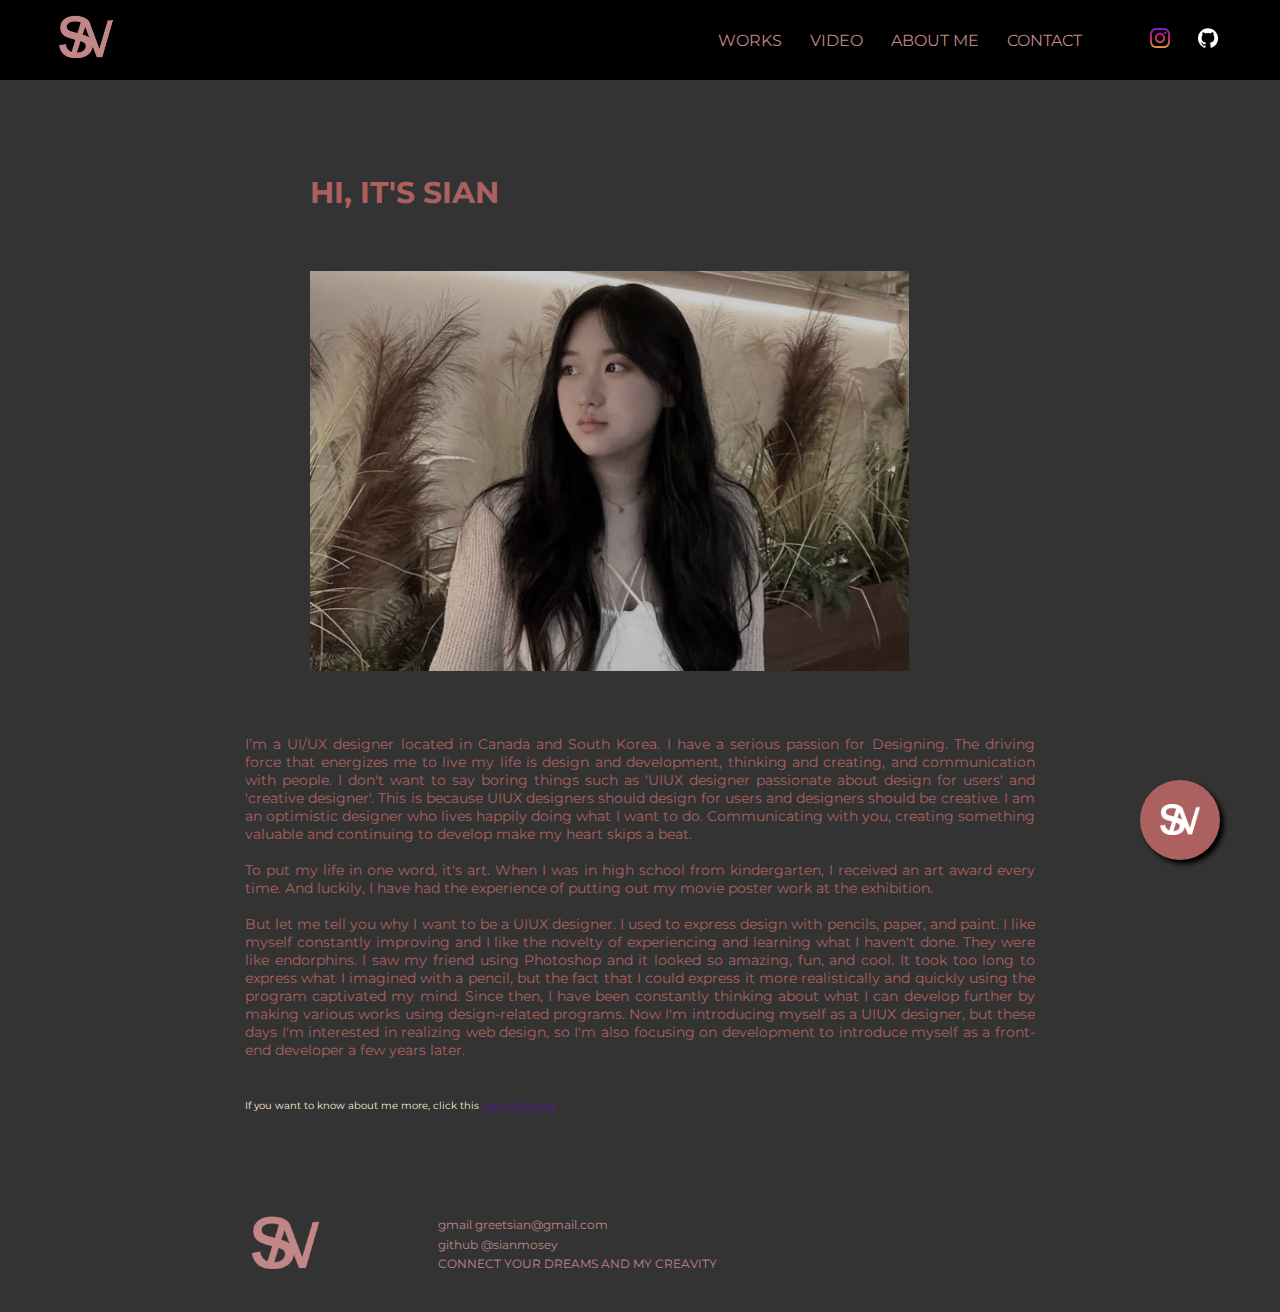
<file: aboutsian.html>
<!DOCTYPE html>
<html lang="en">
<head>
  <meta charset="UTF-8">
  <meta http-equiv="X-UA-Compatible" content="IE=edge">
  <meta name="viewport" content="width=device-width, initial-scale=1.0">
  <title>Sian Kim</title>

    <link href="https://fonts.googleapis.com/css2?family=Montserrat:wght@100;400;700&display=swap" rel="stylesheet">
    <link rel="stylesheet" type="text/css" href="css/about.css" href="photo.js">

</head>
<body>

  <header>
    <div class="logo">
      <a href="index.html"> <img src="img/logo for portfolio copy.png" style="width:80px;"></a>
    </div>
    
    <ul class="nav">
            <!-- <li><a href="#">HOME</a></li> -->
            <li><a href="index.html">WORKS</a></li>
            <li><a href="videopage.html">VIDEO</a></li>
            <li><a href="aboutsian.html">ABOUT ME</a></li>
            <li><a href="contactus.html">CONTACT</a></li>
            <!--<li><a href="#">혜택</a></li> -->
    </ul>

    <ul class="menu">
      <li><a href="https://www.instagram.com/user1046836147290/"><img src="img/instagram-svgrepo-com.svg" style="width:20px;"></a></li>
      <li><a href="https://github.com/sianmosey/"><img src="img/github-svgrepo-com.svg" style="width:20px;"></a></li>
    </ul>

  </header>


<!-- /*-----------------------------------배너--------------------------------------*/ -->


<div id="content">
  <h1>HI, IT'S SIAN</h1>

  <div class="banner">
    <div id="background">
      <picture><img class="mypic" src="img/sianpic.jpg"></picture>
    </div>
  </div>

  <div id="container">
    <div class="desc">
      I’m a UI/UX designer located in Canada and South Korea. I have a serious passion for Designing. 
      The driving force that energizes me to live my life is design and development, thinking and creating,
       and communication with people. 
      
      I don't want to say boring things such as 'UIUX designer passionate about design for users' 
      and 'creative designer'. This is because UIUX designers should design for users and designers should be creative. 
      
      I am an optimistic designer who lives happily doing what I want to do. Communicating with you, creating something valuable and continuing to develop make my heart skips a beat.
      <br>
      <br>
      To put my life in one word, it's art. When I was in high school from kindergarten, I received an art award every time. And luckily, I have had the experience of putting out my movie poster work at the exhibition. 
<br>
<br>
But let me tell you why I want to be a UIUX designer.
I used to express design with pencils, paper, and paint. 
I like myself constantly improving and I like the novelty of experiencing and learning what I haven't done. They were like endorphins. 

I saw my friend using Photoshop and it looked so amazing, fun, and cool. 
It took too long to express what I imagined with a pencil, but the fact that I could express it more realistically and quickly using the program captivated my mind.

Since then, I have been constantly thinking about what I can develop further by making various works using design-related programs. 

Now I'm introducing myself as a UIUX designer, but these days I'm interested in realizing web design, so I'm also focusing on development to introduce myself as a front-end developer a few years later.
    </div>
    <div class="resume">If you want to know about me more, click this <a href="">Sian's Resume</a></div>
  </div>
</div>

  <!-- /*-----------------------------------footer-------------------------------------*/ -->
  <div class="section">
<footer>
  <img src="img/logo for portfolio copy.png" style="width:100px;">
    <p>gmail greetsian@gmail.com<br>
    github @sianmosey<br>
    CONNECT YOUR DREAMS AND MY CREAVITY<br>
</footer>
  </div>



  <!-- /*-----------------------------------플로팅버튼-------------------------------------*/ -->

<a href="contactus.html" class="float">
<i class="fa fa-envelope my-float"><img src="img/logo for portfolio(2) copy.png" style="width:40px;"></i>
</a>
<div class="label-container">
<div class="label-text">Let's Make Something Special</div>
<i class="fa fa-play label-arrow"></i>
</div>






<script  src="js/main.js"></script>
</body>
</html>
</file>
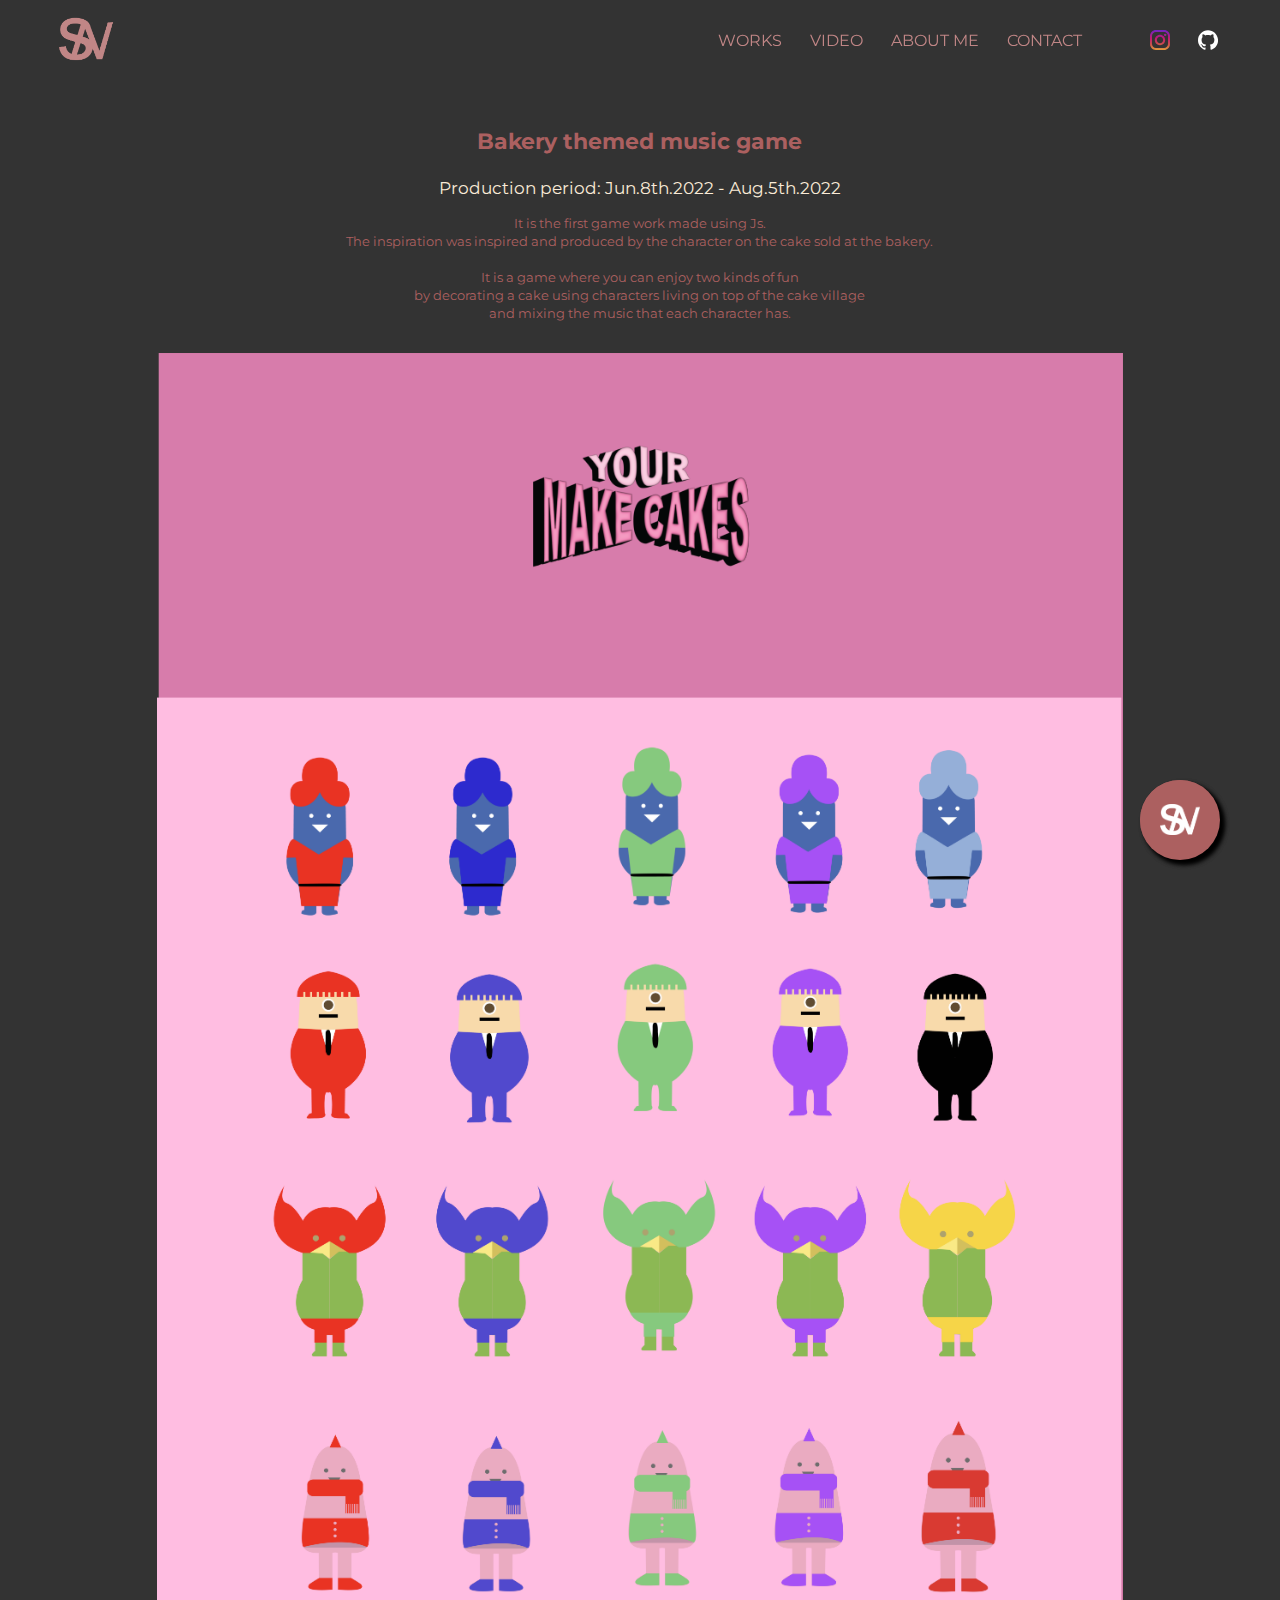
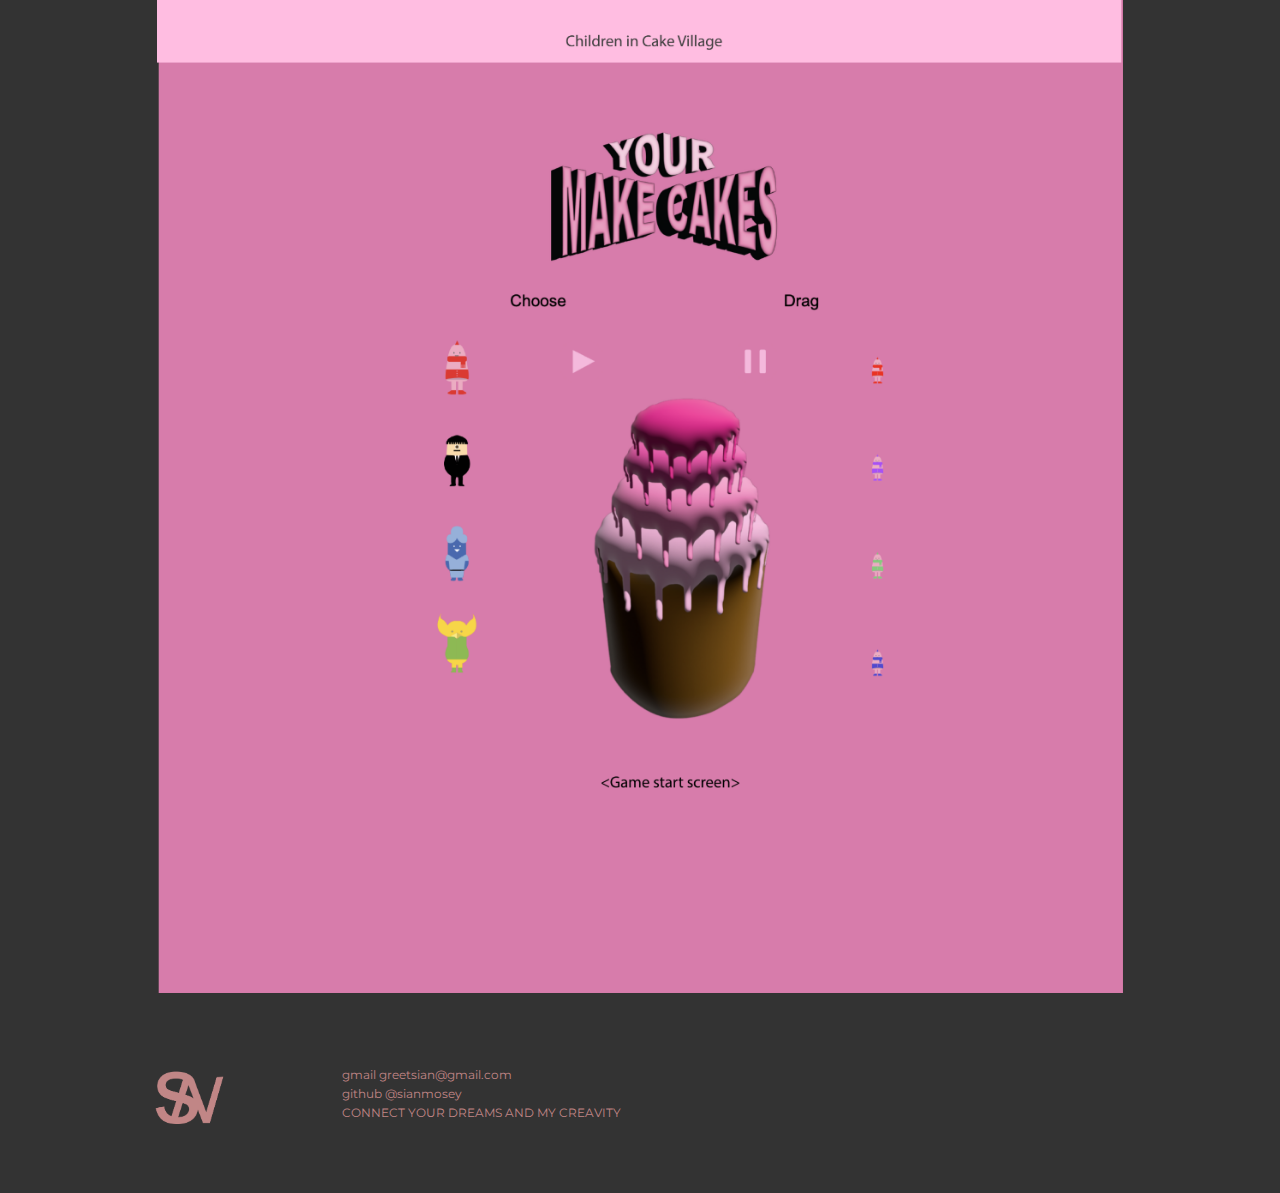
<file: pagefor2-2.html>
<!DOCTYPE html>
<html lang="en">
<head>
  <meta charset="UTF-8">
  <meta http-equiv="X-UA-Compatible" content="IE=edge">
  <meta name="viewport" content="width=device-width, initial-scale=1.0">
  <title>Music Game</title>

    <link href="https://fonts.googleapis.com/css2?family=Montserrat:wght@100;400;700&display=swap" rel="stylesheet">
    <link rel="stylesheet" type="text/css" href="css/pagefor8-1.css">

</head>
<body>

  <header>
    <div class="logo">
      <a href="index.html"> <img src="img/logo for portfolio copy.png" style="width:80px;"></a>
    </div>
    
    <ul class="nav">
            <!-- <li><a href="#">HOME</a></li> -->
            <li><a href="index.html">WORKS</a></li>
            <li><a href="videopage.html">VIDEO</a></li>
            <li><a href="aboutsian.html">ABOUT ME</a></li>
            <li><a href="contactus.html">CONTACT</a></li>
            <!--<li><a href="#">혜택</a></li> -->
    </ul>

    <ul class="menu">
        <li><a href="https://www.instagram.com/user1046836147290/"><img src="img/instagram-svgrepo-com.svg" style="width:20px;"></a></li>
        <li><a href="https://github.com/sianmosey/"><img src="img/github-svgrepo-com.svg" style="width:20px;"> </a></li>
    </ul>

  </header>

<div id="wrap">
  <div id="container">
    <div id="contents">
      <div class="xans-element- xans-product xans-product-additional" style="width:75.5%;margin:0px auto 0">
        <!--img goes here-->
        <div id="proDetail">
          <div class="cont">
            <div class="text">
              <h1 class="title">Bakery themed music game</h1>
              <br>
              <h2 class="date">Production period: Jun.8th.2022 - Aug.5th.2022</h2>
              <br>
              <h3 class="desc">It is the first game work made using Js. 
                <br> The inspiration was inspired and produced by the character on the cake sold at the bakery.
                <br>
                <br>It is a game where you can enjoy two kinds of fun 
                <br>by decorating a cake using characters living on top of the cake village 
                <br>and mixing the music that each character has.
              </h3>
            </div>
            <div class="first"><img src="img/works for portfolio/Music Mixer/seemoregame.png">
            </div>
          </div>
        </div>
        </div>
    </div>
  </div>
</div>
</body>


<footer>
  <img src="img/logo for portfolio copy.png" style="width:100px;">
    <p>gmail greetsian@gmail.com<br>
    github @sianmosey<br>
    CONNECT YOUR DREAMS AND MY CREAVITY<br>
 </footer>


  <!-- /*-----------------------------------플로팅버튼-------------------------------------*/ -->

<a href="contactus.html" class="float">
<div class="fa fa-envelope my-float"><img src="img/logo for portfolio(2) copy.png" style="width:40px;"></i>
</a>
<div class="label-container">
<div class="label-text">Let's Make Something Special</div>
<i class="fa fa-play label-arrow"></i>
</div>








<script  src="js/main.js"></script>
</html>
</file>
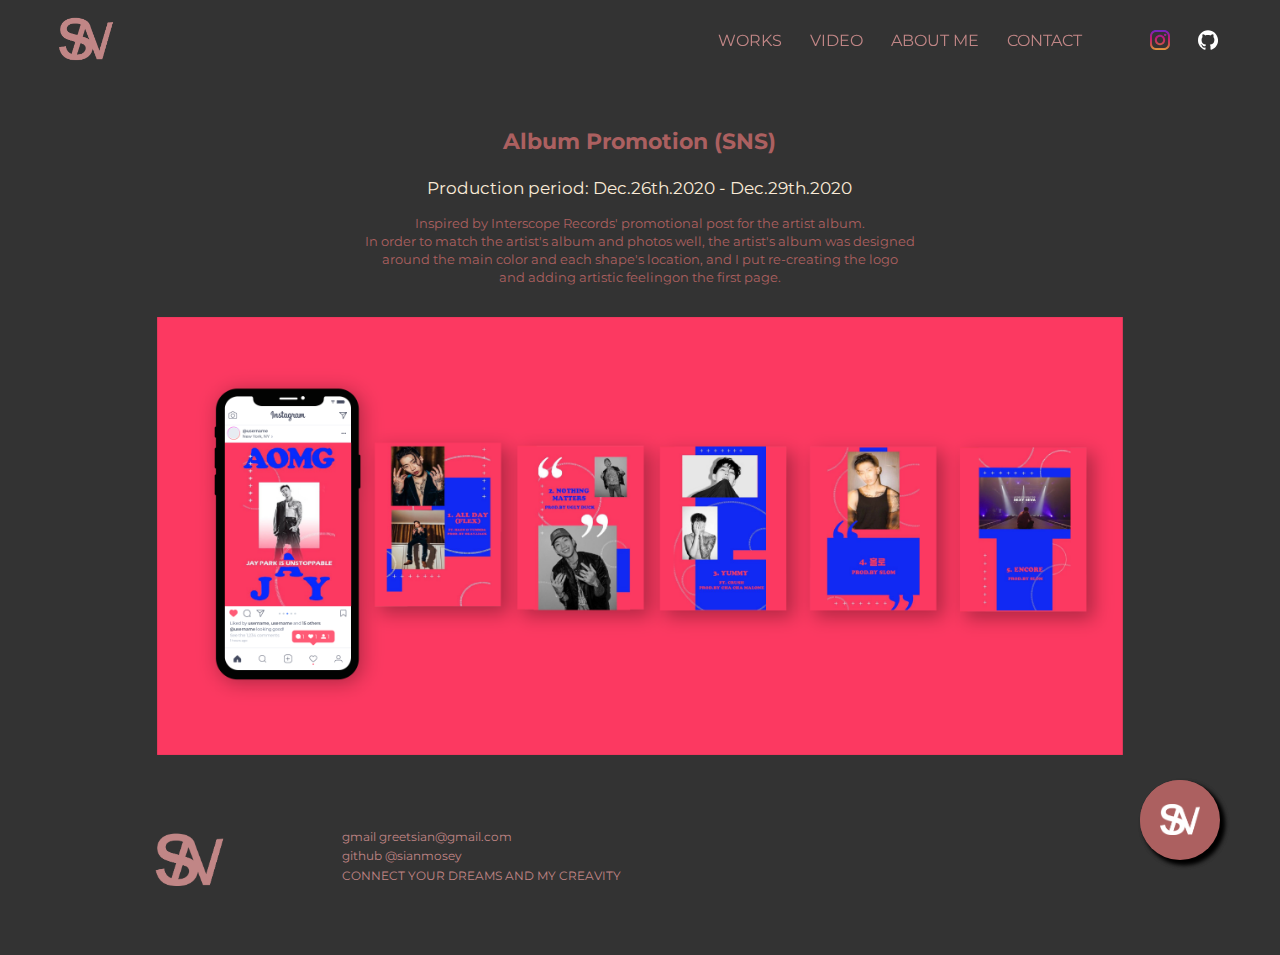
<file: pagefor7-2.html>
<!DOCTYPE html>
<html lang="en">
<head>
  <meta charset="UTF-8">
  <meta http-equiv="X-UA-Compatible" content="IE=edge">
  <meta name="viewport" content="width=device-width, initial-scale=1.0">
  <title>Album Promotion</title>

    <link href="https://fonts.googleapis.com/css2?family=Montserrat:wght@100;400;700&display=swap" rel="stylesheet">
    <link rel="stylesheet" type="text/css" href="css/pagefor8-1.css">

</head>
<body>

  <header>
    <div class="logo">
      <a href="index.html"> <img src="img/logo for portfolio copy.png" style="width:80px;"></a>
    </div>
    
    <ul class="nav">
            <!-- <li><a href="#">HOME</a></li> -->
            <li><a href="index.html">WORKS</a></li>
            <li><a href="videopage.html">VIDEO</a></li>
            <li><a href="aboutsian.html">ABOUT ME</a></li>
            <li><a href="contactus.html">CONTACT</a></li>
            <!--<li><a href="#">혜택</a></li> -->
    </ul>

    <ul class="menu">
        <li><a href="https://www.instagram.com/user1046836147290/"><img src="img/instagram-svgrepo-com.svg" style="width:20px;"></a></li>
        <li><a href="https://github.com/sianmosey/"><img src="img/github-svgrepo-com.svg" style="width:20px;"> </a></li>
    </ul>

  </header>

<div id="wrap">
  <div id="container">
    <div id="contents">
      <div class="xans-element- xans-product xans-product-additional" style="width:75.5%;margin:0px auto 0">
        <!--img goes here-->
        <div id="proDetail">
          <div class="cont">
            <div class="text">
              <h1 class="title">Album Promotion (SNS)</h1>
              <br>
              <h2 class="date">Production period: Dec.26th.2020 - Dec.29th.2020</h2>
              <br>
              <h3 class="desc">Inspired by Interscope Records' promotional post for the artist album.
                <br>
                In order to match the artist's album and photos well, the artist's album was designed
                <br>around the main color and each shape's location, and I put re-creating the logo 
                <br>and adding artistic feelingon the first page.</h3>
            </div>
            <div class="first"><img src="img/works for portfolio/megazine jay ver/magazinejay.png">
            </div>
          </div>
        </div>
        <!--//img goes here-->
        </div>
    </div>
  </div>
</div>
</body>


<footer>
  <img src="img/logo for portfolio copy.png" style="width:100px;">
    <p>gmail greetsian@gmail.com<br>
    github @sianmosey<br>
    CONNECT YOUR DREAMS AND MY CREAVITY<br>
 </footer>


  <!-- /*-----------------------------------플로팅버튼-------------------------------------*/ -->

<a href="contactus.html" class="float">
<div class="fa fa-envelope my-float"><img src="img/logo for portfolio(2) copy.png" style="width:40px;"></i>
</a>
<div class="label-container">
<div class="label-text">Let's Make Something Special</div>
<i class="fa fa-play label-arrow"></i>
</div>








<script  src="js/main.js"></script>
</body>
</html>
</file>
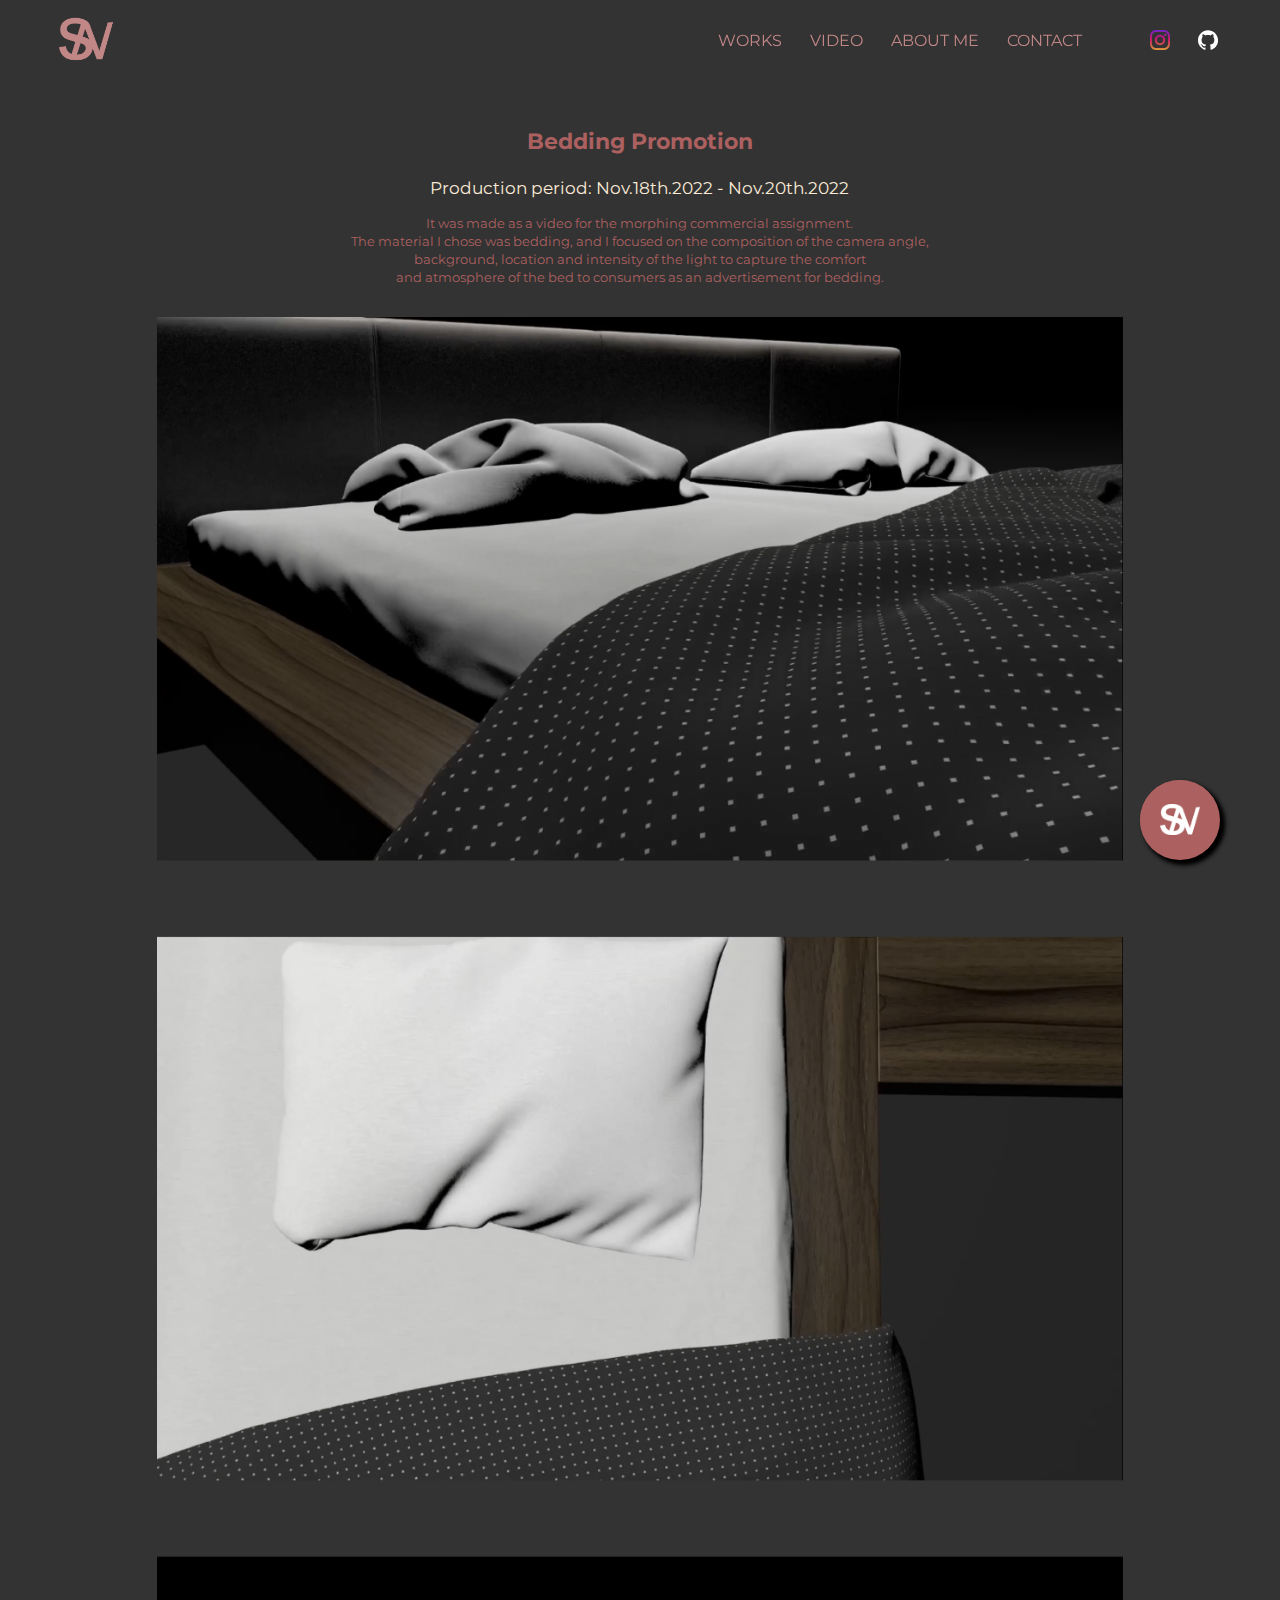
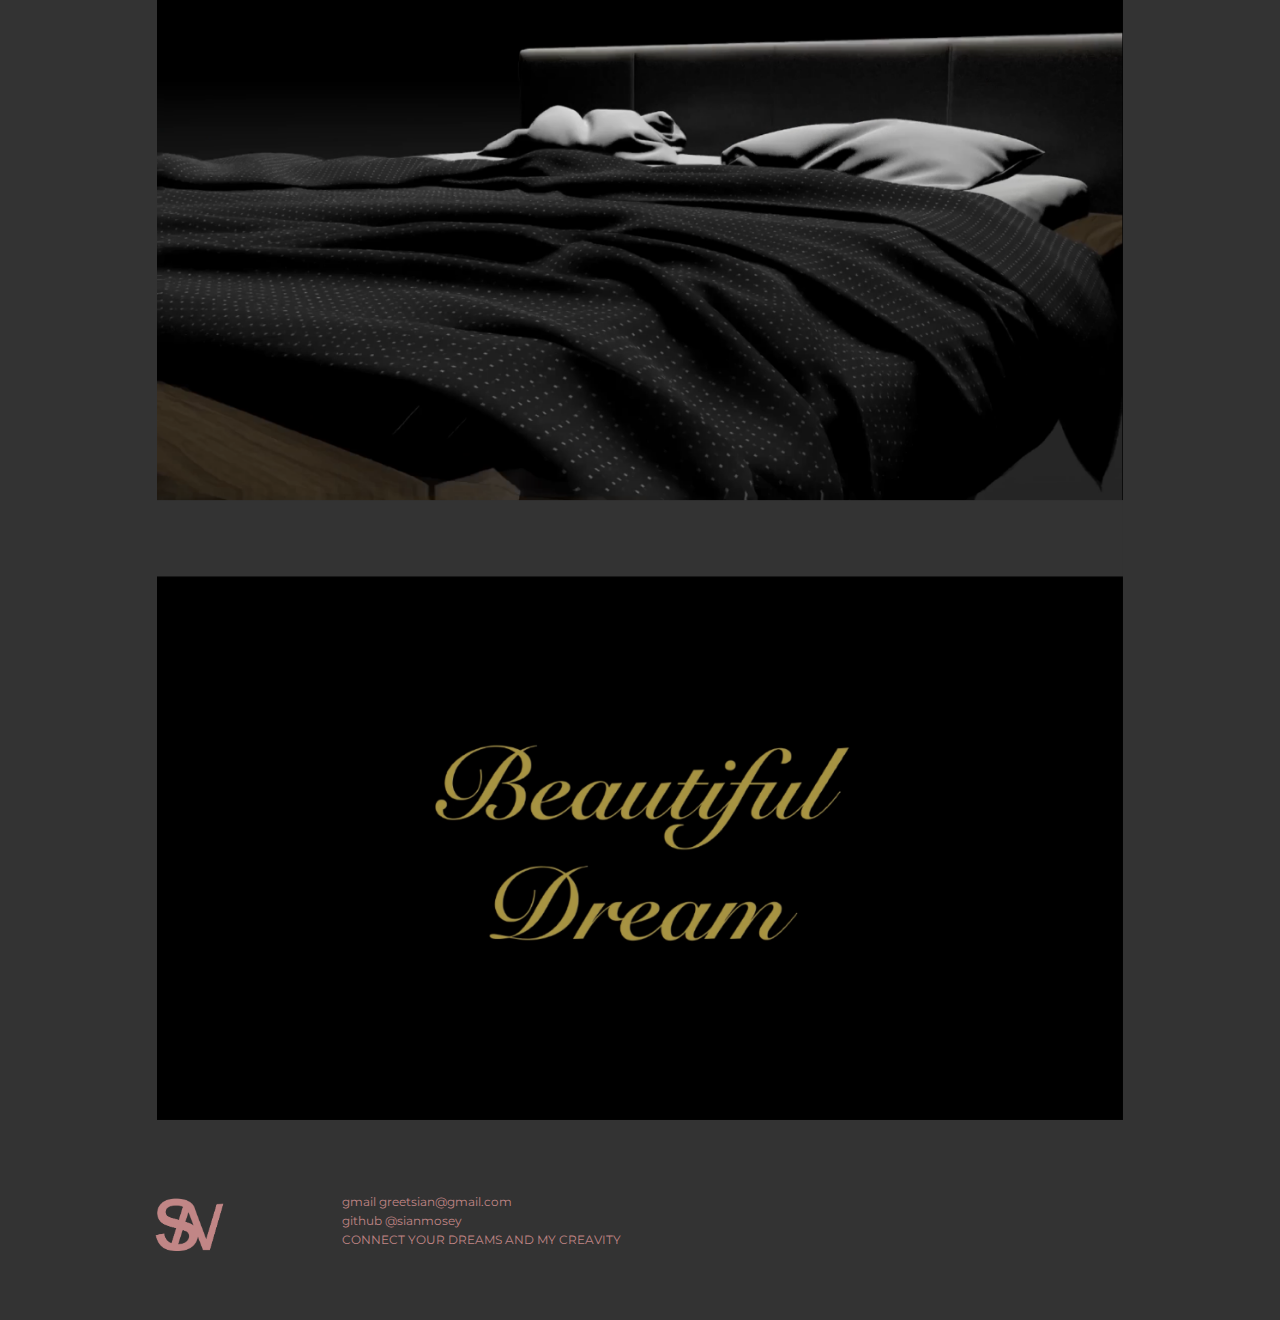
<file: pagefor8-2.html>
<!DOCTYPE html>
<html lang="en">
<head>
  <meta charset="UTF-8">
  <meta http-equiv="X-UA-Compatible" content="IE=edge">
  <meta name="viewport" content="width=device-width, initial-scale=1.0">
  <title>Bedding Promotion Video</title>

    <link href="https://fonts.googleapis.com/css2?family=Montserrat:wght@100;400;700&display=swap" rel="stylesheet">
    <link rel="stylesheet" type="text/css" href="css/pagefor8-1.css">

</head>
<body>

  <header>
    <div class="logo">
      <a href="index.html"> <img src="img/logo for portfolio copy.png" style="width:80px;"></a>
    </div>
    
    <ul class="nav">
            <!-- <li><a href="#">HOME</a></li> -->
            <li><a href="index.html">WORKS</a></li>
            <li><a href="videopage.html">VIDEO</a></li>
            <li><a href="aboutsian.html">ABOUT ME</a></li>
            <li><a href="contactus.html">CONTACT</a></li>
            <!--<li><a href="#">혜택</a></li> -->
    </ul>

    <ul class="menu">
        <li><a href="https://www.instagram.com/user1046836147290/"><img src="img/instagram-svgrepo-com.svg" style="width:20px;"></a></li>
        <li><a href="https://github.com/sianmosey/"><img src="img/github-svgrepo-com.svg" style="width:20px;"> </a></li>
    </ul>

  </header>

<div id="wrap">
  <div id="container">
    <div id="contents">
      <div class="xans-element- xans-product xans-product-additional" style="width:75.5%;margin:0px auto 0">
        <div id="proDetail">
          <div class="cont">
            <div class="text">
              <h1 class="title">Bedding Promotion</h1>
              <br>
              <h2 class="date">Production period: Nov.18th.2022 - Nov.20th.2022</h2>
              <br>
              <h3>It was made as a video for the morphing commercial assignment.
                <br>
                The material I chose was bedding, and I focused on the composition of the camera angle,
                <br>
                background, location and intensity of the light to capture the comfort 
                <br>and atmosphere of the bed to consumers as an advertisement for bedding.</h3>
            </div>
            <div class="first"><img src="img/works for portfolio/bedding promotion c4d/BeddingPromotionScreenshot.png">
            </div>
          </div>
        </div>
        <!--//img goes here-->
        </div>
    </div>
  </div>
</div>
</body>


<footer>
  <img src="img/logo for portfolio copy.png" style="width:100px;">
    <p>gmail greetsian@gmail.com<br>
    github @sianmosey<br>
    CONNECT YOUR DREAMS AND MY CREAVITY<br>
 </footer>


  <!-- /*-----------------------------------플로팅버튼-------------------------------------*/ -->

<a href="contactus.html" class="float">
<div class="fa fa-envelope my-float"><img src="img/logo for portfolio(2) copy.png" style="width:40px;"></i>
</a>
<div class="label-container">
<div class="label-text">Let's Make Something Special</div>
<i class="fa fa-play label-arrow"></i>
</div>








<script  src="js/main.js"></script>
</body>
</html>
</file>
<file: css/pagefor8-1.css>
*{
      box-sizing: border-box;
      outline: none;
      margin: 0;
      padding: 0;
      font-family: 'Montserrat', sans-serif;
      font-weight: 400;
      color: #ac6060;
    }

    body{
      margin-left: auto;
      margin-right: auto;
      background-color: #333333;
      width: 100%;
    }

    header{
      background-color: transparent;
      height: 80px;
      display: flex;
      align-items: center;

      position: fixed;
      top: 0;
      left: 0;
      right: 0;
      z-index: 10;
      padding: 0 48px;

      transition: all 0.3s ease-in;
    }

    header.scrolled{
      height: 100px;
      background-color: transparent;
  
    }
    /*header ul a.scrolled{
      color: #333;
    }*/

    header ul{
      /*flex: 1 0 0;*/
      display: flex;
      justify-content: flex-end;
    }

    header .nav{
      flex: 1 0 0;
      margin-right: 40px;
    }
    header ul a{
      margin: 0 14px 0 14px;
      text-decoration: none;
      color: #c18686;
      font-size: 16px;
    }

    ul a {
      text-decoration: none;
    }

    ul li {
      list-style: none;
    }

  






/*------body
-----------*/

#wrap {
  position: relative;
  width: 100%;
  margin: 0px auto 0;
  padding: 0px 0px 0px;
  clear: both;
  background: #333;
}

#container {
  position:relative;
  margin: 0 auto;
  width: 100%;
  padding-top: 9%;
}

.text {
  padding-bottom: 30px;
}

.text .title {
  font-weight: bold;
}

.text .date {
  padding-top: 10px;
  color: antiquewhite;
}

.text .subtitle {
  color: #989898;
  padding-top: 20px;
  padding-bottom: 5px;
}

.text .desc2 {
  color: #989898;
  padding-bottom: 10px;
  padding-top: 10px;
}



/* @media (max-width: 1919px)
#contents {
  width: 100%;
  border: 0px solid #d8d8d8;
  margin: 0;
} */

.xans-product-additional .cont {
  padding-top: 18px;
  padding-right: 0px;
  padding-bottom: 0px;
  padding-left: 0px;
  color: #353535;
  line-height: 18px;
  font-size: 11px;
  text-align: center;
}

.xans-product-additional .cont img {
  max-width: 100% !important;
  height: auto !important;
}

img, fieldset {
  border: none;
  vertical-align: top;
}

/*------------------
floating button----*/

.label-container{
  position:fixed;
  bottom:48px;
  right:105px;
  display:table;
  visibility: hidden;
}

.label-text{
  color:#ffffff;
  background-color:#000000;
  display:table-cell;
  vertical-align:middle;
  padding: 20px;
  border-radius:40px;
  z-index: 10;
  height: 80px;
  width: 350px;
  font-weight: 700;
}

.label-arrow{
  display:table-cell;
  vertical-align:middle;
  color:#333;
  opacity:0.4;
}

.float{
  position:fixed;
  width:80px;
  height:80px;
  bottom:40px;
  right:60px;
  background-color:#ac6060;
  color:#FFF;
  border-radius:50px;
  text-align:center;
  box-shadow: 4px 4px 5px #000;
  z-index: 10;
}

.float img{
  display:block; 
  text-align: center;
  margin-top: 24px;
  margin-left: 20px;
}

.my-float{
  font-size:12px;
  margin-top:0px;
}

a.float + div.label-container {
  visibility: hidden;
  opacity: 0;
  transition: visibility 0s, opacity 0.5s ease;
}

a.float:hover + div.label-container{
  visibility: visible;
  opacity: 1;
  margin-right: -40px;
  z-index: 9;
  margin-bottom: -10px;
}

footer{
  color: #c18686;
  height: 200px;
  background-color: #333;

  font-size: 12px;
  line-height: 160%;
  width: 996px;
  
  margin-left: auto;
  margin-right: auto;
  padding-top: 70px;

}

footer p{
  color: #c18686;
  margin-left: 200px;
  margin-top: -70px;
}
</file>
